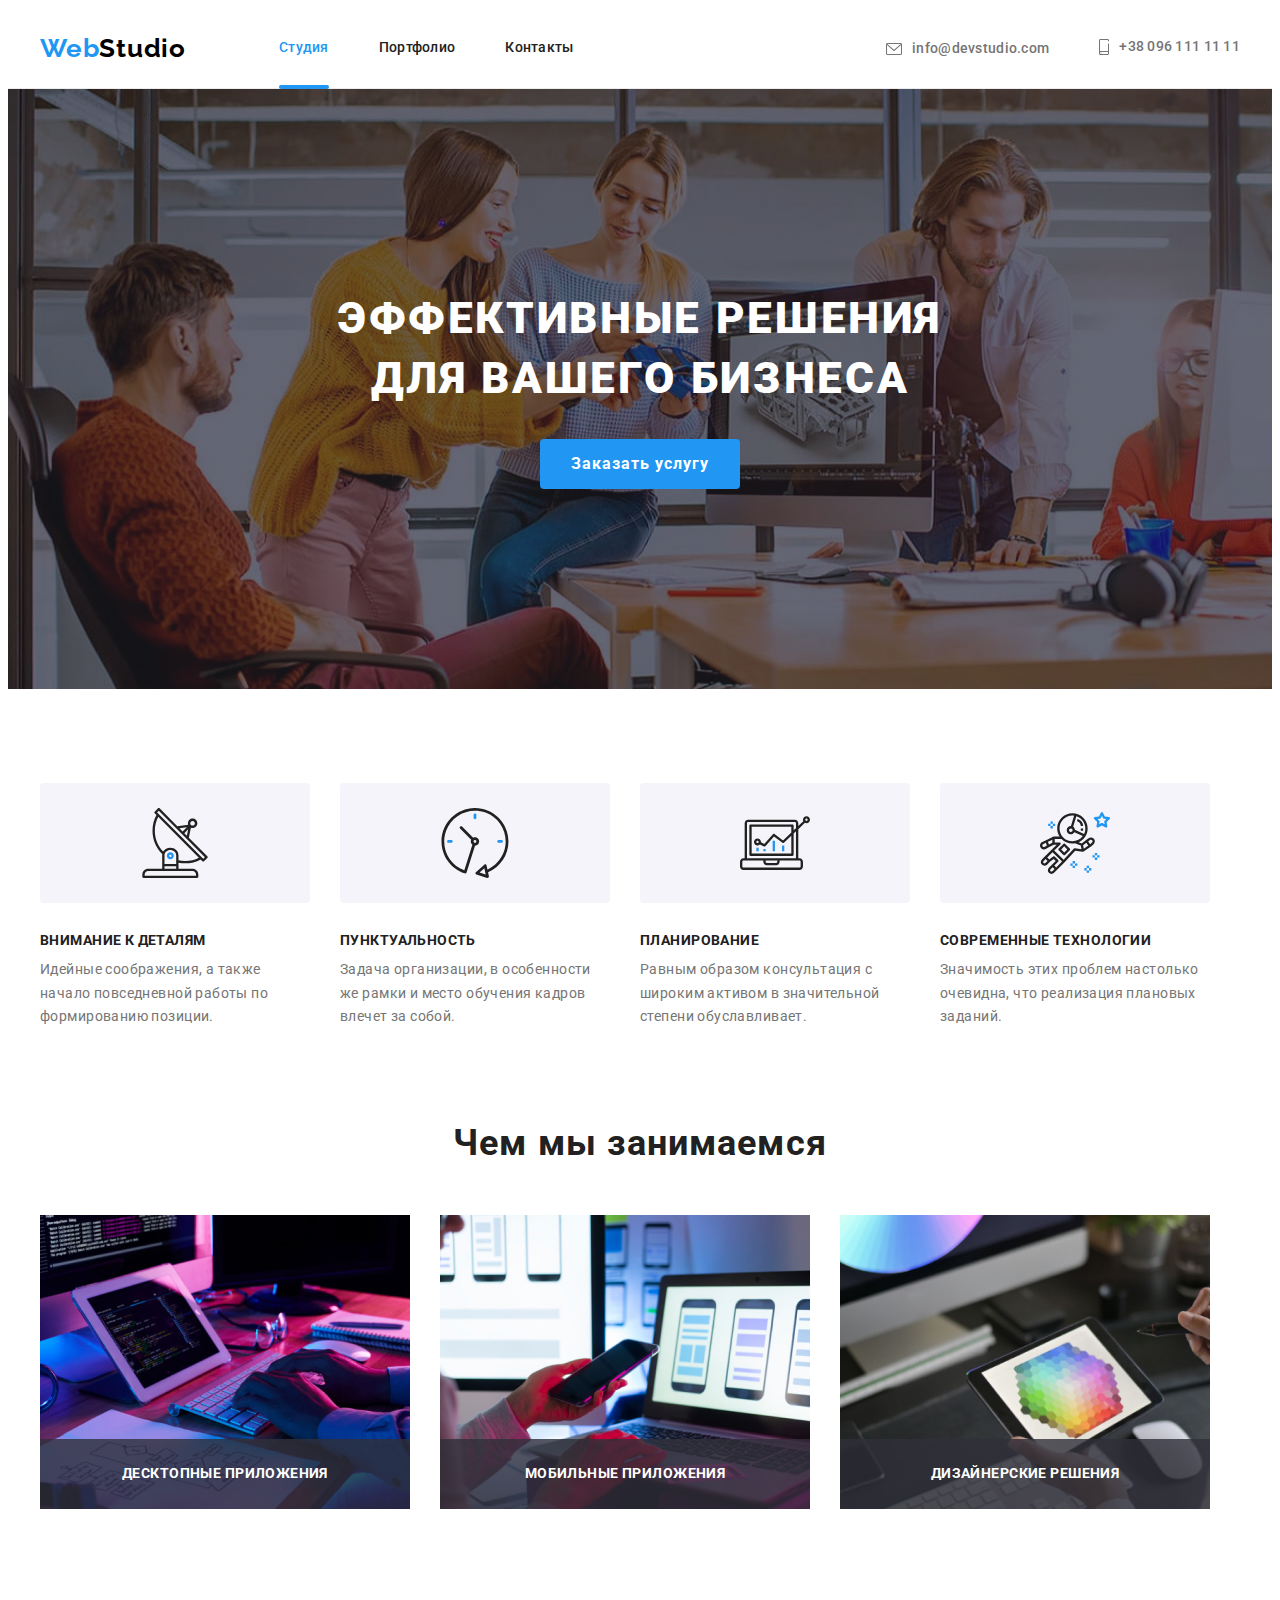
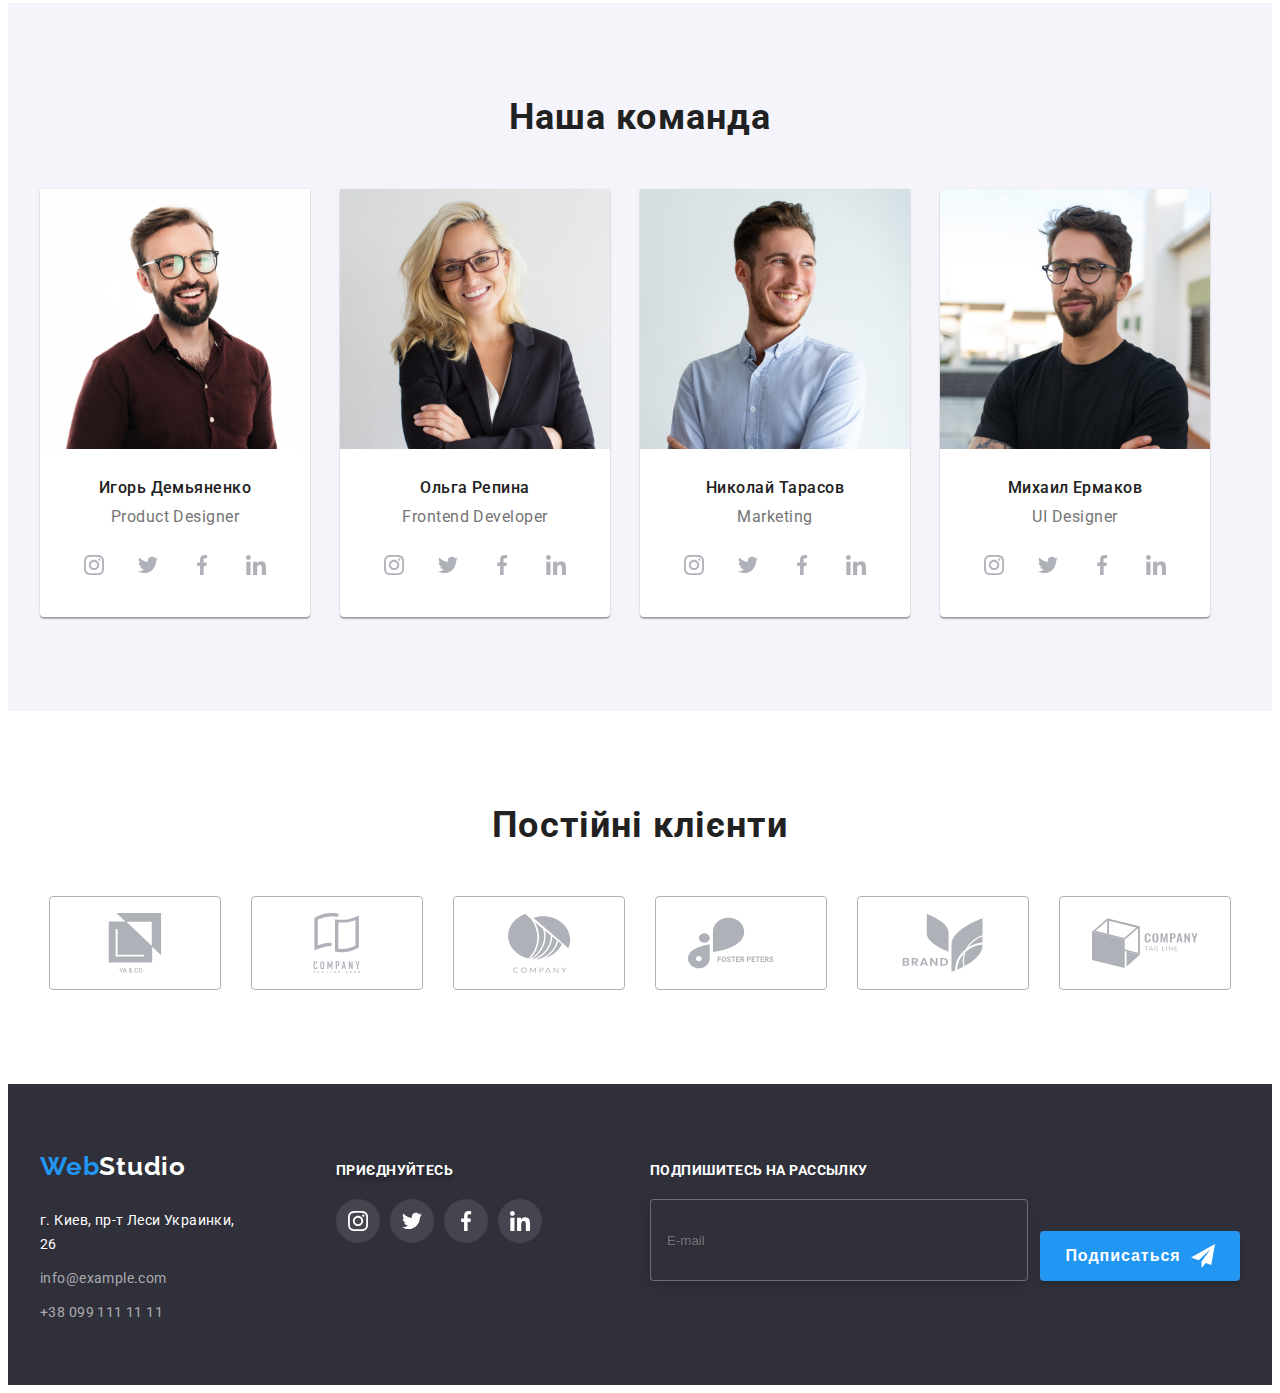
<file: index.html>
<!DOCTYPE html>
<html lang="ru">
  <head>
    <meta charset="UTF-8" />
    <meta http-equiv="X-UA-Compatible" content="IE=edge" />
    <meta name="viewport" content="width=<device-width>, initial-scale=1.0" />
    <link
      rel="stylesheet"
      href="https://cdnjs.cloudflare.com/ajax/libs/modern-normalize/1.1.0/modern-normalize.min.css"
      integrity="sha512-wpPYUAdjBVSE4KJnH1VR1HeZfpl1ub8YT/NKx4PuQ5NmX2tKuGu6U/JRp5y+Y8XG2tV+wKQpNHVUX03MfMFn9Q=="
      crossorigin="anonymous"
      referrerpolicy="no-referrer"
    />
    <link rel="preconnect" href="https://fonts.googleapis.com" />
    <link rel="preconnect" href="https://fonts.gstatic.com" crossorigin />
    <link
      href="https://fonts.googleapis.com/css2?family=Raleway:wght@700&family=Roboto:wght@400;500;700;900&display=swap"
      rel="stylesheet"
    />
    <link rel="stylesheet" href="css/main.min.css" />
    <title>WebStudio</title>
  </head>
  <body>
    <header class="header">
      <div class="container container__header">
        <a href="./index.html" class="logo"
          >Web<span class="logo__help">Studio</span></a
        >
        <nav class="navigation">
          <ul class="navigation__list">
            <li class="navigation__item">
              <a href="./index.html" class="navigation__link"
                ><span class="link">Студия</span></a
              >
            </li>
            <li class="navigation__item">
              <a href="./portfolio.html" class="navigation__link">Портфолио</a>
            </li>
            <li class="navigation__item">
              <a href="" class="navigation__link">Контакты</a>
            </li>
          </ul>
        </nav>
        <ul class="contacts">
          <li class="mail">
            <a href="mailto:info@devstudio.com" class="mail__link"
              ><svg class="icon" width="16" height="12">
                <use href="./img/icons.svg#icon-mail"></use>
              </svg>
              info@devstudio.com
            </a>
          </li>
          <li class="phone">
            <a href="tel:+380961111111" class="phone__link"
              ><svg class="icon" width="10" height="16">
                <use href="./img/icons.svg#icon-smartphone"></use>
              </svg>
              +38 096 111 11 11</a
            >
          </li>
        </ul>
      </div>
    </header>
    <main>
      <section class="hero section">
        <div class="container hero__container">
          <h1 class="hero__subject">Эффективные решения для вашего бизнеса</h1>
          <button class="button" type="button" data-modal-open>
            Заказать услугу
          </button>
        </div>
      </section>
      <section class="soft">
        <div class="container container__soft">
          <ul class="soft__list">
            <li class="soft__item">
              <div class="soft__block">
                <svg class="soft__icon" width="70" height="70">
                  <use href="./img/icons.svg#icon-soft-1"></use>
                </svg>
              </div>
              <h3 class="soft__head">Внимание к деталям</h3>
              <p class="soft__text">
                Идейные соображения, а также начало повседневной работы по
                формированию позиции.
              </p>
            </li>
            <li class="soft__item">
              <div class="soft__block">
                <svg class="soft__icon" width="70" height="70">
                  <use href="./img/icons.svg#icon-soft-2"></use>
                </svg>
              </div>
              <h3 class="soft__head">Пунктуальность</h3>
              <p class="soft__text">
                Задача организации, в особенности же рамки и место обучения
                кадров влечет за собой.
              </p>
            </li>
            <li class="soft__item">
              <div class="soft__block">
                <svg class="soft__icon" width="70" height="70">
                  <use href="./img/icons.svg#icon-soft-3"></use>
                </svg>
              </div>
              <h3 class="soft__head">Планирование</h3>
              <p class="soft__text">
                Равным образом консультация с широким активом в значительной
                степени обуславливает.
              </p>
            </li>
            <li class="soft__item">
              <div class="soft__block">
                <svg class="soft__icon" width="70" height="70">
                  <use href="./img/icons.svg#icon-soft-4"></use>
                </svg>
              </div>
              <h3 class="soft__head">Современные технологии</h3>
              <p class="soft__text">
                Значимость этих проблем настолько очевидна, что реализация
                плановых заданий.
              </p>
            </li>
          </ul>
        </div>
      </section>
      <section class="occupation section">
        <div class="container">
          <h2 class="occupation__head">Чем мы занимаемся</h2>
          <ul class="occupation__list">
            <li class="occupation__item">
              <img
                src="./img/what-we-do1.jpg"
                width="370"
                height="294"
                alt="Site Picture"
              />
              <div class="occupation__discription">
                <h3 class="occupation__text">Десктопные приложения</h3>
              </div>
            </li>
            <li class="occupation__item">
              <img
                src="./img/what-we-do2.jpg"
                width="370"
                height="294"
                alt="Site Picture"
              />
              <div class="occupation__discription">
                <h3 class="occupation__text">Мобильные приложения</h3>
              </div>
            </li>
            <li class="occupation__item">
              <img
                src="./img/what-we-do3.png"
                width="370"
                height="294"
                alt="Site Picture"
              />
              <div class="occupation__discription">
                <h3 class="occupation__text">Дизайнерские решения</h3>
              </div>
            </li>
          </ul>
        </div>
      </section>
      <section class="team section">
        <div class="container">
          <h2 class="team__head">Наша команда</h2>
          <ul class="team__list">
            <li class="team__item">
              <img
                src="./img/our-team1.jpg"
                width="270"
                height="260"
                alt="Site Picture"
              />
              <div class="social">
                <h3 class="social__name">Игорь Демьяненко</h3>
                <p class="social__work">Product Designer</p>
                <ul class="social__list">
                  <li class="social__item">
                    <a href="" class="social__link">
                      <svg class="social__icon" width="20" height="20">
                        <use href="./img/icons.svg#icon-instagram"></use>
                      </svg>
                    </a>
                  </li>
                  <li class="social__item">
                    <a href="" class="social__link"
                      ><svg class="social__icon" width="20" height="20">
                        <use href="./img/icons.svg#icon-twitter"></use>
                      </svg>
                    </a>
                  </li>
                  <li class="social__item">
                    <a href="" class="social__link"
                      ><svg class="social__icon" width="20" height="20">
                        <use href="./img/icons.svg#icon-acebook"></use>
                      </svg>
                    </a>
                  </li>
                  <li class="social__item">
                    <a href="" class="social__link"
                      ><svg class="social__icon" width="20" height="20">
                        <use href="./img/icons.svg#icon-linkedin"></use>
                      </svg>
                    </a>
                  </li>
                </ul>
              </div>
            </li>
            <li class="team__item">
              <img
                src="./img/our-team2.jpg"
                width="270"
                height="260"
                alt="Site Picture"
              />
              <div class="social">
                <h3 class="social__name">Ольга Репина</h3>
                <p class="social__work">Frontend Developer</p>
                <ul class="social__list">
                  <li class="social__item">
                    <a href="" class="social__link">
                      <svg class="social__icon" width="20" height="20">
                        <use href="./img/icons.svg#icon-instagram"></use>
                      </svg>
                    </a>
                  </li>
                  <li class="social__item">
                    <a href="" class="social__link"
                      ><svg class="social__icon" width="20" height="20">
                        <use href="./img/icons.svg#icon-twitter"></use>
                      </svg>
                    </a>
                  </li>
                  <li class="social__item">
                    <a href="" class="social__link"
                      ><svg class="social__icon" width="20" height="20">
                        <use href="./img/icons.svg#icon-acebook"></use>
                      </svg>
                    </a>
                  </li>
                  <li class="social__item">
                    <a href="" class="social__link"
                      ><svg class="social__icon" width="20" height="20">
                        <use href="./img/icons.svg#icon-linkedin"></use>
                      </svg>
                    </a>
                  </li>
                </ul>
              </div>
            </li>
            <li class="team__item">
              <img
                src="./img/our-team3.jpg"
                width="270"
                height="260"
                alt="Site Picture"
              />
              <div class="social">
                <h3 class="social__name">Николай Тарасов</h3>
                <p class="social__work">Marketing</p>
                <ul class="social__list">
                  <li class="social__item">
                    <a href="" class="social__link">
                      <svg class="social__icon" width="20" height="20">
                        <use href="./img/icons.svg#icon-instagram"></use>
                      </svg>
                    </a>
                  </li>
                  <li class="social__item">
                    <a href="" class="social__link"
                      ><svg class="social__icon" width="20" height="20">
                        <use href="./img/icons.svg#icon-twitter"></use>
                      </svg>
                    </a>
                  </li>
                  <li class="social__item">
                    <a href="" class="social__link"
                      ><svg class="social__icon" width="20" height="20">
                        <use href="./img/icons.svg#icon-acebook"></use>
                      </svg>
                    </a>
                  </li>
                  <li class="social__item">
                    <a href="" class="social__link"
                      ><svg class="social__icon" width="20" height="20">
                        <use href="./img/icons.svg#icon-linkedin"></use>
                      </svg>
                    </a>
                  </li>
                </ul>
              </div>
            </li>
            <li class="team__item">
              <img
                src="./img/our-team4.jpg"
                width="270"
                height="260"
                alt="Site Picture"
              />
              <div class="social">
                <h3 class="social__name">Михаил Ермаков</h3>
                <p class="social__work">UI Designer</p>
                <ul class="social__list">
                  <li class="social__item">
                    <a href="" class="social__link">
                      <svg class="social__icon" width="20" height="20">
                        <use href="./img/icons.svg#icon-instagram"></use>
                      </svg>
                    </a>
                  </li>
                  <li class="social__item">
                    <a href="" class="social__link"
                      ><svg class="social__icon" width="20" height="20">
                        <use href="./img/icons.svg#icon-twitter"></use>
                      </svg>
                    </a>
                  </li>
                  <li class="social__item">
                    <a href="" class="social__link"
                      ><svg class="social__icon" width="20" height="20">
                        <use href="./img/icons.svg#icon-acebook"></use>
                      </svg>
                    </a>
                  </li>
                  <li class="social__item">
                    <a href="" class="social__link"
                      ><svg class="social__icon" width="20" height="20">
                        <use href="./img/icons.svg#icon-linkedin"></use>
                      </svg>
                    </a>
                  </li>
                </ul>
              </div>
            </li>
          </ul>
        </div>
      </section>
      <section class="section">
        <div class="clients container">
          <h2 class="clients__head">Постійні клієнти</h2>
          <ul class="clients__list">
            <li class="clients__item">
              <a href="" class="clients__link">
                <svg class="clients__icon" width="106" height="60">
                  <use href="./img/icons.svg#icon-clients-1"></use>
                </svg>
              </a>
            </li>
            <li class="clients__item">
              <a href="" class="clients__link">
                <svg class="clients__icon" width="106" height="60">
                  <use href="./img/icons.svg#icon-clients-2"></use>
                </svg>
              </a>
            </li>
            <li class="clients__item">
              <a href="" class="clients__link">
                <svg class="clients__icon" width="106" height="60">
                  <use href="./img/icons.svg#icon-clients-3"></use>
                </svg>
              </a>
            </li>
            <li class="clients__item">
              <a href="" class="clients__link">
                <svg class="clients__icon" width="106" height="60">
                  <use href="./img/icons.svg#icon-cleints-4"></use>
                </svg>
              </a>
            </li>
            <li class="clients__item">
              <a href="" class="clients__link">
                <svg class="clients__icon" width="106" height="60">
                  <use href="./img/icons.svg#icon-clients-5"></use>
                </svg>
              </a>
            </li>
            <li class="clients__item">
              <a href="" class="clients__link">
                <svg class="clients__icon" width="106" height="60">
                  <use href="./img/icons.svg#icon-clients-6"></use>
                </svg>
              </a>
            </li>
          </ul>
        </div>
      </section>
    </main>
    <footer class="footer">
      <div class="container footer-container">
        <div class="footer-left">
          <a href="./index.html" class="footer-logo"
            >Web<span class="footer-logo-help">Studio</span></a
          >
          <address class="footer-adr">
            <ul class="footer-list">
              <li class="footer-item">
                <a
                  href="https://bit.ly/3pXMvUd"
                  target="_blank"
                  rel="noopener noreferrer"
                  class="map-link"
                  >г. Киев, пр-т Леси Украинки, 26</a
                >
              </li>
              <li class="footer-item">
                <a href="mailto:info@example.com" class="footer-mail"
                  >info@example.com</a
                >
              </li>
              <li class="footer-item">
                <a href="tel:+380991111111" class="footer-phone"
                  >+38 099 111 11 11</a
                >
              </li>
            </ul>
          </address>
        </div>
        <div class="footer-con-block container">
          <h2 class="footer-con-head">Приєднуйтесь</h2>
          <ul class="footer-con-list">
            <li class="footer-con-item">
              <a href="" class="footer-con-link">
                <svg class="footer-con-icon" width="20" height="20">
                  <use href="./img/icons.svg#icon-instagram"></use>
                </svg>
              </a>
            </li>
            <li class="footer-con-item">
              <a href="" class="footer-con-link">
                <svg class="footer-con-icon" width="20" height="20">
                  <use href="./img/icons.svg#icon-twitter"></use>
                </svg>
              </a>
            </li>
            <li class="footer-con-item">
              <a href="" class="footer-con-link">
                <svg class="footer-con-icon" width="20" height="20">
                  <use href="./img/icons.svg#icon-acebook"></use>
                </svg>
              </a>
            </li>
            <li class="footer-con-item">
              <a href="" class="footer-con-link">
                <svg class="footer-con-icon" width="20" height="20">
                  <use href="./img/icons.svg#icon-linkedin"></use>
                </svg>
              </a>
            </li>
          </ul>
        </div>
        <form class="footer-form">
          <label class="footer-label"
            >Подпишитесь на рассылку<input
              type="text"
              class="footer-input"
              placeholder="E-mail"
            />
          </label>
          <button type="button" class="sub-button">
            Подписаться<svg class="footer-icon" width="24px" height="24px">
              <use href="./img/icons.svg#icon-send"></use>
            </svg>
          </button>
        </form>
      </div>
    </footer>
    <div class="backdrop is-hidden" data-modal>
      <div class="modal">
        <button class="modal-close" type="button" data-modal-close>
          <svg class="back-icon" width="18" height="18">
            <use href="./img/icons.svg#icon-back-close"></use>
          </svg>
        </button>
        <p class="modal-title">Оставьте свои данные, мы вам перезвоним</p>
        <form class="modal-form">
          <div class="modal-field">
            <label for="user-name" class="modal-label">Имя</label>
            <input
              type="text"
              class="modal-input"
              name="user-name"
              id="user-name"
            />
            <svg class="modal-icon" width="18px" height="18px">
              <use href="./img/icons.svg#icon-person-black"></use>
            </svg>
          </div>
          <div class="modal-field">
            <label for="user-phone" class="modal-label">Телефон</label>
            <input
              type="tel"
              class="modal-input"
              name="user-phone"
              id="user-phone"
            />
            <svg class="modal-icon" width="18px" height="18px">
              <use href="./img/icons.svg#icon-phone-black"></use>
            </svg>
          </div>
          <div class="modal-field">
            <label for="user-email" class="modal-label">Почта</label>
            <input
              type="email"
              class="modal-input"
              name="user-email"
              id="user-email"
            />
            <svg class="modal-icon" width="18px" height="18px">
              <use href="./img/icons.svg#icon-email-black"></use>
            </svg>
          </div>
          <div class="modal-field">
            <label class="modal-form" for="user-comment">Коментарий</label>
            <textarea
              class="modal-comment"
              name="user-comment"
              id="user-comment"
              placeholder="Введите текст"
            ></textarea>
          </div>
          <div class="modal-field">
            <input
              type="checkbox"
              name="policy"
              id="policy"
              class="modal-check visually-hidden"
              value="true"
            />
            <label for="policy" class="check-text">
              <span>
                <svg class="check-icon" width="13" height="10">
                  <use href="./img/icons.svg#icon-check"></use>
                </svg>
              </span>
              Соглашаюсь с рассылкой и принимаю
              <a href="./index.html" class="modal-link">
                Условия договора</a
              ></label
            >
          </div>
          <button type="submit" class="modal-btn">Отправить</button>
        </form>
      </div>
    </div>
    <script src="./js/modal.js"></script>
  </body>
</html>
</file>
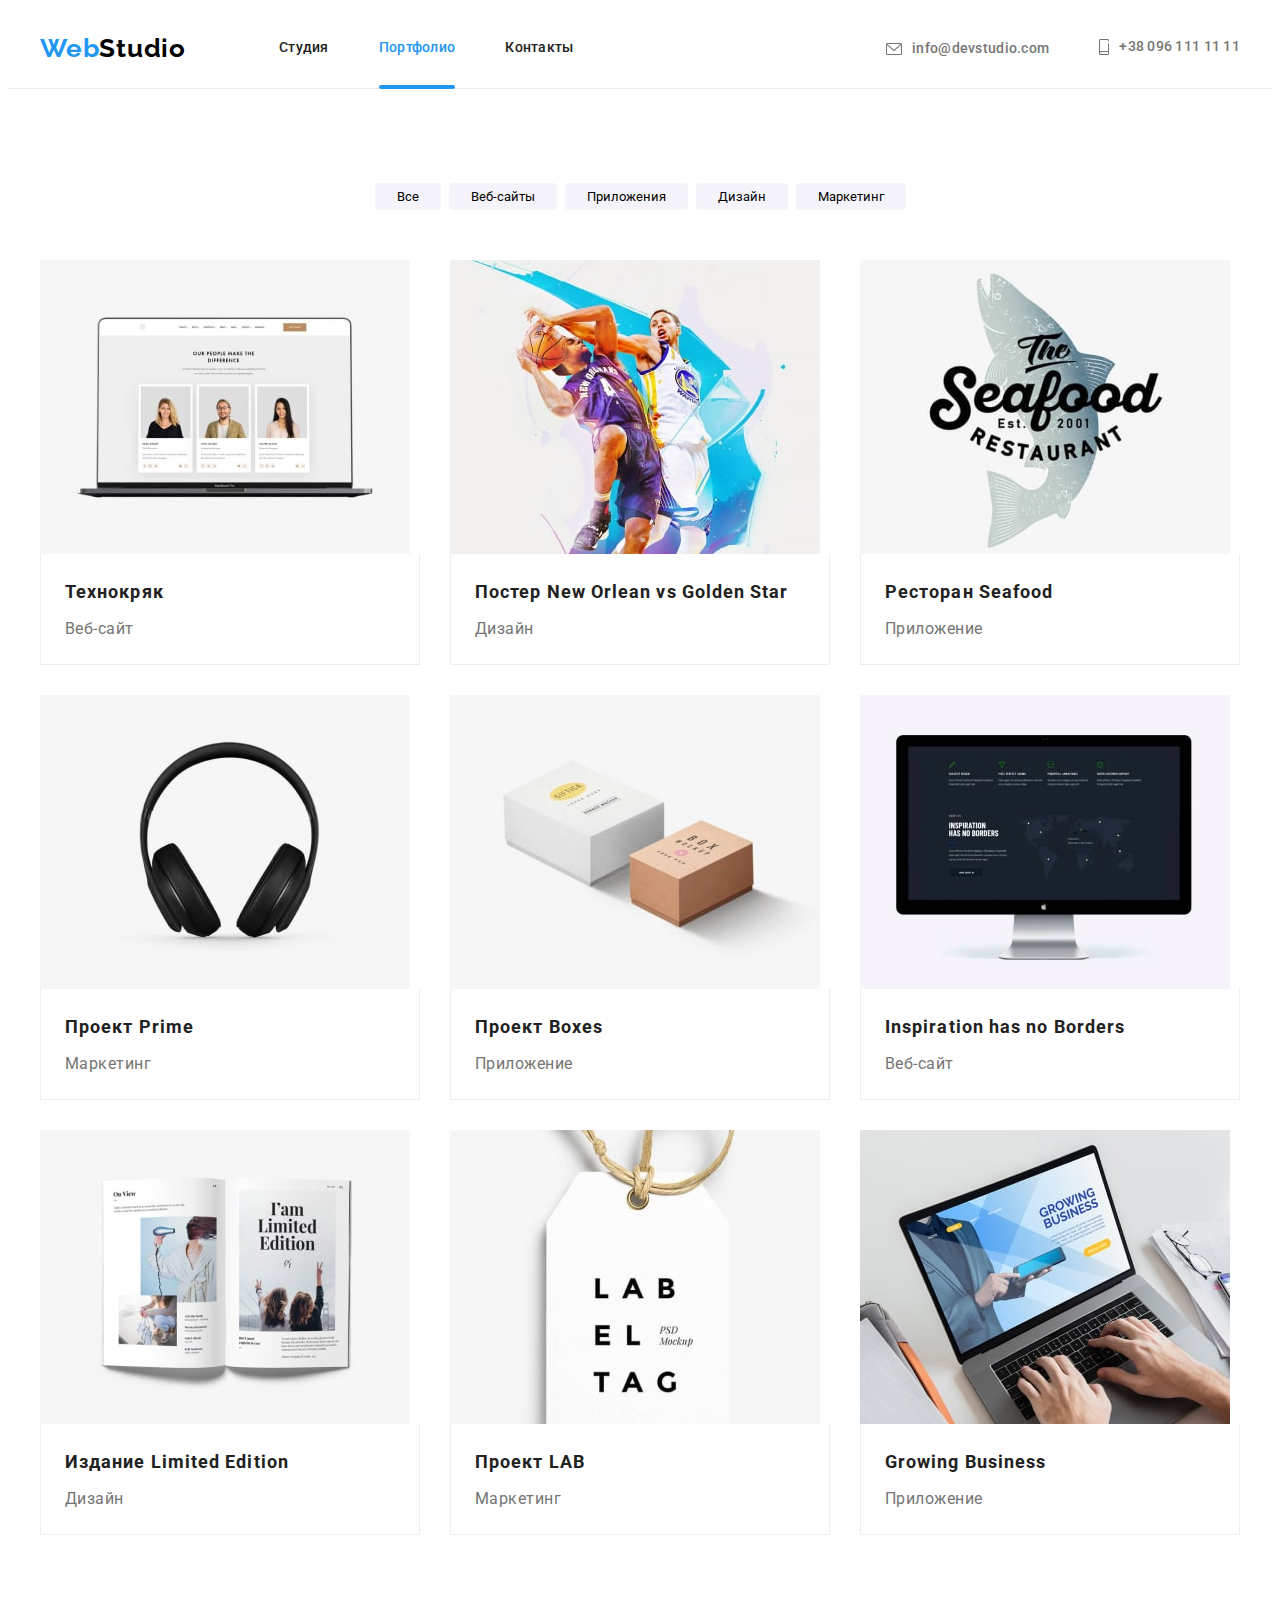
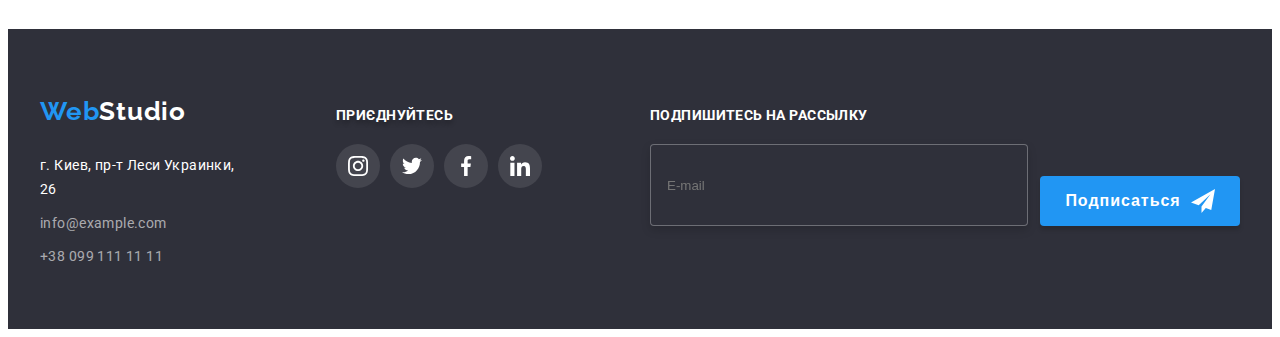
<file: portfolio.html>
<!DOCTYPE html>
<html lang="ru">
  <head>
    <meta charset="UTF-8" />
    <meta http-equiv="X-UA-Compatible" content="IE=edge" />
    <meta name="viewport" content="width=<device-width>, initial-scale=1.0" />
    <link
      rel="stylesheet"
      href="https://cdnjs.cloudflare.com/ajax/libs/modern-normalize/1.1.0/modern-normalize.min.css"
      integrity="sha512-wpPYUAdjBVSE4KJnH1VR1HeZfpl1ub8YT/NKx4PuQ5NmX2tKuGu6U/JRp5y+Y8XG2tV+wKQpNHVUX03MfMFn9Q=="
      crossorigin="anonymous"
      referrerpolicy="no-referrer"
    />
    <link rel="preconnect" href="https://fonts.googleapis.com" />
    <link rel="preconnect" href="https://fonts.gstatic.com" crossorigin />
    <link
      href="https://fonts.googleapis.com/css2?family=Raleway:wght@700&family=Roboto:wght@400;500;700;900&display=swap"
      rel="stylesheet"
    />
    <link rel="stylesheet" href="css/main.min.css" />
    <title>WebStudio</title>
  </head>
  <body>
    <header class="header">
      <div class="container container__header">
        <a href="./index.html" class="logo"
          >Web<span class="logo__help">Studio</span></a
        >
        <nav class="navigation">
          <ul class="navigation__list">
            <li class="navigation__item">
              <a href="./index.html" class="navigation__link">Студия</a>
            </li>
            <li class="navigation__item">
              <a href="./portfolio.html" class="navigation__link"
                ><span class="link">Портфолио</span></a
              >
            </li>

            <li class="navigation__item">
              <a href="" class="navigation__link">Контакты</a>
            </li>
          </ul>
        </nav>
        <ul class="contacts">
          <li class="mail">
            <a href="mailto:info@devstudio.com" class="mail__link"
              ><svg class="icon" width="16" height="12">
                <use href="./img/icons.svg#icon-mail"></use>
              </svg>
              info@devstudio.com
            </a>
          </li>
          <li class="phone">
            <a href="tel:+380961111111" class="phone__link"
              ><svg class="icon" width="10" height="16">
                <use href="./img/icons.svg#icon-smartphone"></use>
              </svg>
              +38 096 111 11 11</a
            >
          </li>
        </ul>
      </div>
    </header>
    <main>
      <section class="portfolio-nav section">
        <div class="container portf-container">
          <ul class="portfolio-nav-list nav-list-center">
            <li class="portfolio-nav-item">
              <button class="portfolio-nav-btn" type="button">Все</button>
            </li>
            <li class="portfolio-nav-item">
              <button class="portfolio-nav-btn" type="button">Веб-сайты</button>
            </li>
            <li class="portfolio-nav-item">
              <button class="portfolio-nav-btn" type="button">
                Приложения
              </button>
            </li>
            <li class="portfolio-nav-item">
              <button class="portfolio-nav-btn" type="button">Дизайн</button>
            </li>
            <li class="portfolio-nav-item">
              <button class="portfolio-nav-btn" type="button">Маркетинг</button>
            </li>
          </ul>
          <ul class="projects-list">
            <li class="projects-item">
              <a href="" class="projects-link">
                <div class="projects-text-hover">
                  <img
                    src="./img/studio-project1.jpg"
                    width="370"
                    height="294"
                    alt="Проэкты и компании"
                  />
                  <p class="work-discr">
                    Ресурс предлагает комплексные предложения с разным уровнем
                    функционала и сервисов. Все это позволит посетителю получить
                    исчерпывающие сведения о компании или частном лице.
                  </p>
                </div>
                <div class="projects-bord">
                  <h3 class="projects-name">Технокряк</h3>
                  <p class="projects-discrip">Веб-сайт</p>
                </div></a
              >
            </li>
            <li class="projects-item">
              <a href="" class="projects-link"
                ><div class="projects-text-hover">
                  <img
                    src="./img/studio-project2.jpg"
                    width="370"
                    height="294"
                    alt="Проэкты и компании"
                  />
                  <p class="work-discr">
                    Ресурс предлагает комплексные предложения с разным уровнем
                    функционала и сервисов. Все это позволит посетителю получить
                    исчерпывающие сведения о компании или частном лице.
                  </p>
                </div>
                <div class="projects-bord">
                  <h3 class="projects-name">
                    Постер New Orlean vs Golden Star
                  </h3>
                  <p class="projects-discrip">Дизайн</p>
                </div></a
              >
            </li>
            <li class="projects-item">
              <a href="" class="projects-link">
                <div class="projects-text-hover">
                  <img
                    src="./img/studio-project3.jpg"
                    width="370"
                    height="294"
                    alt="Проэкты и компании"
                  />
                  <p class="work-discr">
                    Ресурс предлагает комплексные предложения с разным уровнем
                    функционала и сервисов. Все это позволит посетителю получить
                    исчерпывающие сведения о компании или частном лице.
                  </p>
                </div>
                <div class="projects-bord">
                  <h3 class="projects-name">Ресторан Seafood</h3>
                  <p class="projects-discrip">Приложение</p>
                </div>
              </a>
            </li>
            <li class="projects-item">
              <a href="" class="projects-link">
                <div class="projects-text-hover">
                  <img
                    src="./img/studio-project4.jpg"
                    width="370"
                    height="294"
                    alt="Проэкты и компании"
                  />
                  <p class="work-discr">
                    Ресурс предлагает комплексные предложения с разным уровнем
                    функционала и сервисов. Все это позволит посетителю получить
                    исчерпывающие сведения о компании или частном лице.
                  </p>
                </div>
                <div class="projects-bord">
                  <h3 class="projects-name">Проект Prime</h3>
                  <p class="projects-discrip">Маркетинг</p>
                </div>
              </a>
            </li>
            <li class="projects-item">
              <a href="" class="projects-link">
                <div class="projects-text-hover">
                  <img
                    src="./img/studio-project5.jpg"
                    width="370"
                    height="294"
                    alt="Проэкты и компании"
                  />
                  <p class="work-discr">
                    Ресурс предлагает комплексные предложения с разным уровнем
                    функционала и сервисов. Все это позволит посетителю получить
                    исчерпывающие сведения о компании или частном лице.
                  </p>
                </div>
                <div class="projects-bord">
                  <h3 class="projects-name">Проект Boxes</h3>
                  <p class="projects-discrip">Приложение</p>
                </div>
              </a>
            </li>
            <li class="projects-item">
              <a href="" class="projects-link">
                <div class="projects-text-hover">
                  <img
                    src="./img/studio-project6.jpg"
                    width="370"
                    height="294"
                    alt="Проэкты и компании"
                  />
                  <p class="work-discr">
                    Ресурс предлагает комплексные предложения с разным уровнем
                    функционала и сервисов. Все это позволит посетителю получить
                    исчерпывающие сведения о компании или частном лице.
                  </p>
                </div>
                <div class="projects-bord">
                  <h3 class="projects-name">Inspiration has no Borders</h3>
                  <p class="projects-discrip">Веб-сайт</p>
                </div>
              </a>
            </li>
            <li class="projects-item">
              <a href="" class="projects-link">
                <div class="projects-text-hover">
                  <img
                    src="./img/studio-project7.jpg"
                    width="370"
                    height="294"
                    alt="Проэкты и компании"
                  />
                  <p class="work-discr">
                    Ресурс предлагает комплексные предложения с разным уровнем
                    функционала и сервисов. Все это позволит посетителю получить
                    исчерпывающие сведения о компании или частном лице.
                  </p>
                </div>
                <div class="projects-bord">
                  <h3 class="projects-name">Издание Limited Edition</h3>
                  <p class="projects-discrip">Дизайн</p>
                </div>
              </a>
            </li>
            <li class="projects-item">
              <a href="" class="projects-link">
                <div class="projects-text-hover">
                  <img
                    src="./img/studio-project8.jpg"
                    width="370"
                    height="294"
                    alt="Проэкты и компании"
                  />
                  <p class="work-discr">
                    Ресурс предлагает комплексные предложения с разным уровнем
                    функционала и сервисов. Все это позволит посетителю получить
                    исчерпывающие сведения о компании или частном лице.
                  </p>
                </div>
                <div class="projects-bord">
                  <h3 class="projects-name">Проект LAB</h3>
                  <p class="projects-discrip">Маркетинг</p>
                </div>
              </a>
            </li>
            <li class="projects-item">
              <a href="" class="projects-link">
                <div class="projects-text-hover">
                  <img
                    src="./img/studio-project9.jpg"
                    width="370"
                    height="294"
                    alt="Проэкты и компании"
                  />
                  <p class="work-discr">
                    Ресурс предлагает комплексные предложения с разным уровнем
                    функционала и сервисов. Все это позволит посетителю получить
                    исчерпывающие сведения о компании или частном лице.
                  </p>
                </div>
                <div class="projects-bord">
                  <h3 class="projects-name">Growing Business</h3>
                  <p class="projects-discrip">Приложение</p>
                </div>
              </a>
            </li>
          </ul>
        </div>
      </section>
    </main>
    <footer class="footer">
      <div class="container footer-container">
        <div class="footer-left">
          <a href="./index.html" class="footer-logo"
            >Web<span class="footer-logo-help">Studio</span></a
          >
          <address class="footer-adr">
            <ul class="footer-list">
              <li class="footer-item">
                <a
                  href="https://bit.ly/3pXMvUd"
                  target="_blank"
                  rel="noopener noreferrer"
                  class="map-link"
                  >г. Киев, пр-т Леси Украинки, 26</a
                >
              </li>
              <li class="footer-item">
                <a href="mailto:info@example.com" class="footer-mail"
                  >info@example.com</a
                >
              </li>
              <li class="footer-item">
                <a href="tel:+380991111111" class="footer-phone"
                  >+38 099 111 11 11</a
                >
              </li>
            </ul>
          </address>
        </div>
        <div class="footer-con-block container">
          <h2 class="footer-con-head">Приєднуйтесь</h2>
          <ul class="footer-con-list">
            <li class="footer-con-item">
              <a href="" class="footer-con-link">
                <svg class="footer-con-icon" width="20" height="20">
                  <use href="./img/icons.svg#icon-instagram"></use>
                </svg>
              </a>
            </li>
            <li class="footer-con-item">
              <a href="" class="footer-con-link">
                <svg class="footer-con-icon" width="20" height="20">
                  <use href="./img/icons.svg#icon-twitter"></use>
                </svg>
              </a>
            </li>
            <li class="footer-con-item">
              <a href="" class="footer-con-link">
                <svg class="footer-con-icon" width="20" height="20">
                  <use href="./img/icons.svg#icon-acebook"></use>
                </svg>
              </a>
            </li>
            <li class="footer-con-item">
              <a href="" class="footer-con-link">
                <svg class="footer-con-icon" width="20" height="20">
                  <use href="./img/icons.svg#icon-linkedin"></use>
                </svg>
              </a>
            </li>
          </ul>
        </div>
        <form class="footer-form">
          <label class="footer-label"
            >Подпишитесь на рассылку<input
              type="text"
              class="footer-input"
              placeholder="E-mail"
            />
          </label>
          <button type="button" class="sub-button">
            Подписаться<svg class="footer-icon" width="24px" height="24px">
              <use href="./img/icons.svg#icon-send"></use>
            </svg>
          </button>
        </form>
      </div>
    </footer>
  </body>
</html>
</file>
<file: css/main.min.css>
p,h1,h2,h3,h4,h5,h6{margin:0}ul{padding-left:0;margin:0}img{display:block;max-width:100%;height:auto}.backdrop{position:fixed;top:0;width:100vw;height:100vh;background-color:rgba(48,48,48,.599);transition:opacity 250ms cubic-bezier(0.4, 0, 0.2, 1),visibility 250ms cubic-bezier(0.4, 0, 0.2, 1)}.backdrop.is-hidden .modal{transform:translate(-50%, -50%) scale(0)}.modal{background-color:#fff;border-radius:4px;width:528px;height:581px;position:absolute;top:50%;left:50%;padding:40px;transform:translate(-50%, -50%);transition:transform 300ms linear}.modal-close{width:30px;height:30px;border:1px solid rgba(0,0,0,.1);border-radius:50%;justify-content:center;align-items:center;display:flex;position:absolute;right:8px;top:8px;background-color:#fff}.modal-close:hover,.modal-close:focus{cursor:pointer}.back-icon{transition:fill 250ms cubic-bezier(0.4, 0, 0.2, 1)}.is-hidden{opacity:0;visibility:hidden;pointer-events:none}.modal-close:hover .back-icon{fill:#2196f3}.modal-title{font-weight:700;font-size:20px;text-align:center;letter-spacing:.03em;margin-bottom:10px}.modal-input{width:100%;height:40px;border:1px solid rgba(33,33,33,.2);border-radius:4px;padding-left:42px;outline:none;transition:border 250ms cubic-bezier(0.4, 0, 0.2, 1)}.modal-input:focus{border:1px solid #2196f3;border-radius:4px}.modal-input:focus+.modal-icon{fill:#188ce8}.modal-label,.modal-form{color:#757575;font-size:12px;letter-spacing:.01em;position:relative;display:block;margin-bottom:4px}.modal-comment{width:100%;height:120px;border:1px solid rgba(33,33,33,.2);border-radius:4px;padding:12px 16px;margin-top:4px;margin-bottom:10px;resize:none;outline:none;transition:border 250ms cubic-bezier(0.4, 0, 0.2, 1)}.modal-comment::placeholder{font-weight:400;font-size:14px;line-height:16px;letter-spacing:.01em;color:rgba(117,117,117,.5)}.modal-comment:focus{border:1px solid #2196f3;border-radius:4px}.modal-field{margin-bottom:10px;position:relative}.modal-label-check{display:flex;align-items:center;justify-content:center;font-weight:400;font-size:14px;line-height:1.71;letter-spacing:.03em;color:#757575;margin-bottom:30px}.modal-link{font-weight:400;font-size:14px;line-height:1.71;letter-spacing:.03em;text-decoration-line:underline;color:#2196f3;padding-left:4px}.modal-check{width:16px;height:15px;margin-right:7px;visibility:visible}.modal-icon{position:absolute;left:12px;top:50%;margin-right:7px}.check-text span{width:16px;height:15px;border:2px solid #303030;border-radius:2px;margin-right:10px;display:flex;align-items:center;justify-content:center}.check-text{font-weight:400;font-size:14px;line-height:1.7;letter-spacing:.03em;color:#757575;margin-left:7px;display:flex;align-items:center;justify-content:center;margin-bottom:30px;transition:border 250ms cubic-bezier(0.4, 0, 0.2, 1)}.check-icon{opacity:0}.modal-check:checked+.check-text span{background-color:#2196f3;border:none}.modal-check:focus+.check-text span{border-color:#2196f3}.modal-check:checked+.check-text .check-icon{fill:#fff;opacity:1}.container{width:1200px;margin-left:auto;margin-right:auto;padding-left:15px;padding-right:15px}.container__header{display:flex;align-items:center}.hero__container{text-align:center}.footer-container{display:flex;align-items:baseline;position:relative}.button{border:0;background:#2196f3;border-radius:4px;cursor:pointer;font-weight:700;font-size:16px;line-height:1.87;letter-spacing:.06em;color:#fff;font-family:inherit;width:200px;height:50px;margin-top:30px;transition:background-color 250ms cubic-bezier(0.4, 0, 0.2, 1),box-shadow 250ms cubic-bezier(0.4, 0, 0.2, 1)}.button:hover,.button:focus{background:#188ce8;box-shadow:0px 4px 4px rgba(0,0,0,.15)}.modal-btn{width:200px;height:50px;font-weight:700;font-size:16px;line-height:30px;display:flex;margin:auto;align-items:center;justify-content:center;letter-spacing:.06em;color:#fff;background:#2196f3;border-radius:4px;border:0;cursor:pointer;transition:box-shadow 250ms cubic-bezier(0.4, 0, 0.2, 1)}.modal-btn:hover{box-shadow:0px 4px 4px rgba(0,0,0,.15)}.portfolio-nav-btn{border:0;background:var(--portfolio-btn-color);cursor:pointer;border-radius:4px;font-family:inherit;padding:6px 22px;transition:background-color 250ms cubic-bezier(0.4, 0, 0.2, 1),color 250ms cubic-bezier(0.4, 0, 0.2, 1),box-shadow 250ms cubic-bezier(0.4, 0, 0.2, 1)}.portfolio-nav-btn:hover,.portfolio-nav-btn:focus{background:var(--portfolio-btn-hover-color);color:#fff;box-shadow:0px 3px 1px rgba(0,0,0,.1),0px 1px 2px rgba(0,0,0,.08),0px 2px 2px rgba(0,0,0,.12)}.sub-button{font-weight:700;font-size:16px;line-height:30px;display:flex;align-items:center;justify-content:center;letter-spacing:.06em;width:200px;height:50px;border:0;color:#fff;background:#2196f3;box-shadow:0px 4px 4px rgba(0,0,0,.15);border-radius:4px;cursor:pointer}.social{padding-top:30px;padding-bottom:30px}.social__work{font-size:16px;line-height:1.18;color:var(--secondary-text-color);letter-spacing:.03em;margin-bottom:16px}.social__list{display:flex;justify-content:center;column-gap:10px}.social__item{list-style-type:none}.social__link{width:44px;height:44px;border-radius:50%;display:flex;align-items:center;justify-content:center}.social__link:hover,.social__link:focus{background-color:#2196f3;transition:background-color 250ms cubic-bezier(0.4, 0, 0.2, 1)}.social__name{font-style:normal;font-weight:500;font-size:16px;line-height:1.18;color:var(--main-text-color);letter-spacing:.03em;margin-bottom:10px}.social__icon{fill:#afb1b8;transition:fill 250ms cubic-bezier(0.4, 0, 0.2, 1)}.social__link:hover .social__icon,.social__link:focus .socail__icon{fill:#fff}.footer-con-head{font-weight:700;font-size:14px;line-height:1.14;letter-spacing:.03em;text-transform:uppercase;color:#fff;margin-bottom:20px;text-shadow:0px 4px 4px rgba(0,0,0,.25)}.footer-con-list{display:flex;list-style-type:none;column-gap:10px}.footer-con-link{width:44px;height:44px;border-radius:50%;display:flex;align-items:center;justify-content:center;background:rgba(255,255,255,.1);transition:background-color 250ms cubic-bezier(0.4, 0, 0.2, 1)}.footer-con-link:hover,.footer-con-link:focus{background-color:#2196f3}.footer-con-icon{fill:#fff}.footer-con-block{margin-left:70px;width:206px;height:80px}.section{padding-top:94px;padding-bottom:94px}body{font-family:"Roboto","Raleway",sans-serif;color:#212121}.logo{text-decoration:none;font-family:var(--Raleway);font-style:normal;font-weight:700;font-size:26px;line-height:1.19;letter-spacing:.03em;color:#2196f3;margin-right:93px}.logo__help{color:#000}.hero{background-color:var(--hero-background);padding-top:200px;padding-bottom:200px;background-image:linear-gradient(rgba(47, 48, 58, 0.4), rgba(47, 48, 58, 0.4)),url(../img/hero-bg.jpg);max-width:1600px;margin:auto}.hero__subject{font-weight:900;font-size:44px;line-height:1.36;letter-spacing:.06em;text-transform:uppercase;color:#fff;width:696px;text-align:center;margin:auto}.header{border-bottom:1px solid #ececec}.portfolio-header-link{color:var(--hover-link-color)}.navigation__list{display:flex;column-gap:50px}.icon{margin-right:10px;fill:currentColor}.navigation__item{font-style:normal;font-weight:500;font-size:14px;line-height:1.14;list-style-type:none;letter-spacing:.02em}.navigation__link{text-decoration:none;color:var(--header-link-color);padding-top:32px;padding-bottom:32px;display:block;position:relative;transition:color 250ms cubic-bezier(0.4, 0, 0.2, 1)}.navigation__link:hover,.navigation__link:focus{color:var(--hover-link-color)}.contacts{display:flex;justify-content:center;align-items:baseline;margin-left:auto;column-gap:50px}.link{color:var(--hover-link-color)}.link::after{position:absolute;bottom:-1px;left:0;content:"";width:100%;height:4px;border-radius:2px;background-color:currentColor}.mail{font-weight:500;font-size:14px;line-height:1.14;letter-spacing:.02em;list-style-type:none}.mail__link{text-decoration:none;color:var(--secondary-text-color);display:flex;align-items:center;transition:color 250ms cubic-bezier(0.4, 0, 0.2, 1)}.mail__link:hover,.mail__link:focus{color:var(--hover-link-color)}.phone{font-weight:500;font-size:14px;line-height:1.14;letter-spacing:.02em;list-style-type:none}.phone__link{text-decoration:none;color:var(--secondary-text-color);display:flex;align-items:center;transition:color 250ms cubic-bezier(0.4, 0, 0.2, 1)}.phone__link:hover,.phone__link:focus{color:var(--hover-link-color)}.soft{padding-top:94px}.soft__list{display:flex;column-gap:30px}.soft__photo{display:flex;justify-content:center;width:270px;height:120px;padding:25px 100px;margin-bottom:30px;background-color:var(--portfolio-btn-color)}.soft__item{list-style-type:none;width:270px}.soft__block{width:270px;height:120px;background:#f5f4fa;border-radius:4px;display:flex;align-items:center;justify-content:center;margin-bottom:30px}.soft__head{font-weight:700;font-size:14px;line-height:1.14;letter-spacing:.03em;text-transform:uppercase;margin-bottom:9px}.soft__text{font-size:14px;line-height:1.71;letter-spacing:.03em;color:var(--secondary-text-color)}.occupation__head{font-style:normal;font-weight:700;font-size:36px;line-height:1.16;letter-spacing:.03em;margin-bottom:50px;text-align:center}.occupation__list{display:flex;column-gap:30px;position:relative}.occupation__discription{position:absolute;width:370px;background:rgba(47,48,58,.8);height:70px;bottom:0;display:flex;justify-content:center;align-items:center;color:#fff}.occupation__text{font-weight:700;font-size:14px;line-height:1.14;letter-spacing:.03em;text-transform:uppercase;color:#fff}.occupation__item{list-style-type:none}.team{background-color:#f5f4fa}.team__head{font-weight:700;font-size:36px;line-height:1.16;letter-spacing:.03em;margin-bottom:50px;text-align:center}.team__list{display:flex;column-gap:30px}.team__item{list-style-type:none;box-shadow:0px 1px 3px rgba(0,0,0,.12),0px 1px 1px rgba(0,0,0,.14),0px 2px 1px rgba(0,0,0,.2);border-radius:0px 0px 4px 4px;text-align:center;background-color:#fff}.clients__head{font-weight:700;font-size:36px;line-height:1.16;letter-spacing:.03em;margin-bottom:50px;text-align:center}.clients__list{display:flex;justify-content:center;column-gap:30px;list-style-type:none}.clients__link{border:1px solid #afb1b8;color:#afb1b8;border-radius:4px;width:170px;height:92px;display:flex;align-items:center;justify-content:center;transition:color 250ms cubic-bezier(0.4, 0, 0.2, 1),border 250ms cubic-bezier(0.4, 0, 0.2, 1)}.clients__link:hover,.clients__link:focus{color:#2196f3;border-color:#2196f3}.clients__icon{fill:currentColor}.portfolio-nav-list{column-gap:8px;display:flex;justify-content:center;margin-bottom:50px}.portfolio-nav-item{list-style-type:none;line-height:1.62;letter-spacing:.03em;font-weight:500;font-size:16px}.projects-bord{border:1px solid #eee;border-top:0;padding:20px 24px}.projects-list{gap:30px;list-style-type:none;display:flex;flex-wrap:wrap;justify-content:center}.projects-item{width:370px;flex-basis:calc((100% - 60px)/3)}.project-item:last-child{padding-bottom:0}.projects-link{text-decoration:none;transition:box-shadow 250ms cubic-bezier(0.4, 0, 0.2, 1)}.projects-link:hover,.projects-link:focus{display:block;box-shadow:0px 1px 1px rgba(0,0,0,.12),0px 4px 4px rgba(0,0,0,.06),1px 4px 6px rgba(0,0,0,.16)}.projects-text-hover{position:relative;overflow:hidden}.work-discr{position:absolute;display:block;top:0;left:0;width:100%;height:100%;padding:63px 24px;font-style:normal;font-weight:400;font-size:18px;line-height:1.56;letter-spacing:.03em;transform:translateY(101%);transition:transform 250ms cubic-bezier(0.4, 0, 0.2, 1);color:#fff;background-color:rgba(33,150,243,.9)}.projects-link:hover .work-discr,.projects-link:focus .work-discr{transform:translateY(0)}.projects-name{font-weight:700;font-size:18px;line-height:2;color:var(--main-text-color);letter-spacing:.06em;margin-bottom:4px}.projects-discrip{font-size:16px;line-height:1.88;color:var(--secondary-text-color);letter-spacing:.03em}.footer{background-color:var(--footer-back-color);padding-top:60px;padding-bottom:60px}.footer-logo{font-family:var(--Raleway);font-weight:700;font-size:26px;line-height:1.19;color:#2196f3;text-decoration:none;letter-spacing:.03em}.footer-adr{font-style:normal;margin-top:20px}.footer-item{list-style-type:none;margin-bottom:10px}.footer-item:last-child{margin-bottom:0}.map-link{font-size:14px;line-height:1.71;color:#fff;text-decoration:none;letter-spacing:.03em;transition:color 250ms cubic-bezier(0.4, 0, 0.2, 1)}.map-link:hover,.map-link:focus{color:var(--hover-link-color)}.footer-mail{text-decoration:none;font-size:14px;line-height:1.71;color:rgba(255,255,255,.6);letter-spacing:.03em;transition:color 250ms cubic-bezier(0.4, 0, 0.2, 1)}.footer-mail:hover,.footer-mail:focus{color:var(--hover-link-color)}.footer-phone{text-decoration:none;font-style:normal;font-size:14px;line-height:1.71;color:rgba(255,255,255,.6);letter-spacing:.03em;transition:color 250ms cubic-bezier(0.4, 0, 0.2, 1)}.footer-phone:hover,.footer-phone:focus{color:var(--hover-link-color)}.footer-logo-help{font-family:var(--Raleway);font-style:normal;font-weight:700;font-size:26px;line-height:1.71;color:#fff;text-decoration:none;letter-spacing:.03em}.footer-label{display:block;justify-content:center;font-weight:700;font-size:14px;line-height:1.14;letter-spacing:.03em;text-transform:uppercase;color:#fff}.footer-form{display:flex;align-items:flex-end;margin-left:93px}.footer-input{outline:none;display:block;margin-top:20px;margin-right:12px;width:358px;height:50px;border:1px solid rgba(255,255,255,.3);filter:drop-shadow(0px 4px 4px rgba(0, 0, 0, 0.15));color:rgba(255,255,255,.6);border-radius:4px;padding-top:15px;padding-bottom:15px;padding-left:16px;background-color:#2f303a}.footer-icon{margin-left:10px}.visually-hidden{position:absolute;white-space:nowrap;width:1px;height:1px;overflow:hidden;border:0;padding:0;clip:rect(0 0 0 0);clip-path:inset(50%);margin:-1px}:root{--secondary-text-color: #757575;--hover-link-color: #2196f3;--main-text-color: #212121;--header-link-color: #212121;--hero-background: #2f303a;--portfolio-btn-color: #f5f4fa;--portfolio-btn-hover-color: #2196f3;--footer-back-color: #2f303a;--Roboto: "Roboto", sans-serif;--Raleway: "Raleway", sans-serif}/*# sourceMappingURL=main.min.css.map */
</file>
